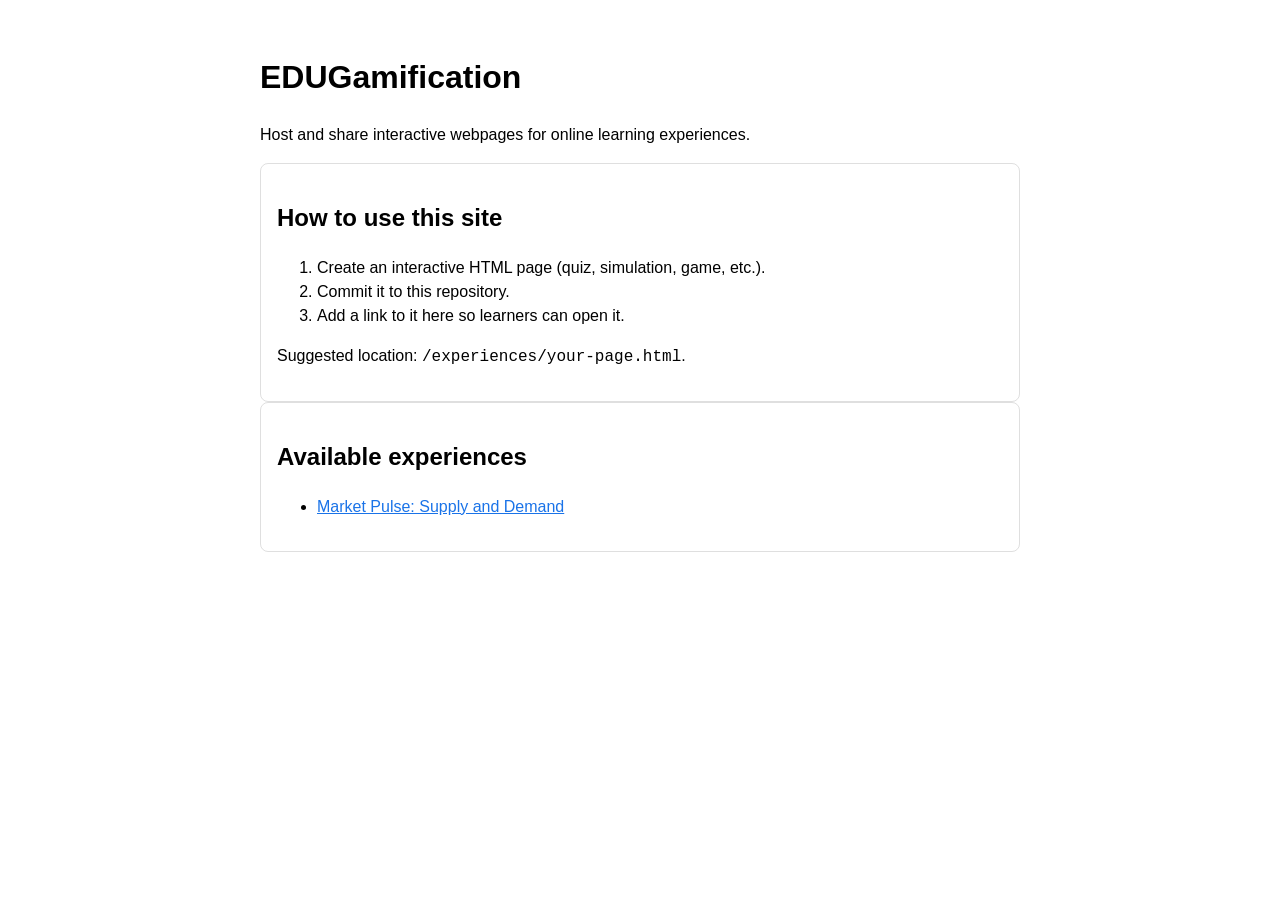
<file: index.html>
<!doctype html>
<html lang="en">
  <head>
    <meta charset="utf-8" />
    <meta name="viewport" content="width=device-width, initial-scale=1" />
    <title>EDUGamification</title>
    <style>
      :root {
        color-scheme: light dark;
        font-family: Arial, sans-serif;
      }
      body {
        margin: 0;
        padding: 2rem;
        line-height: 1.5;
      }
      main {
        max-width: 760px;
        margin: 0 auto;
      }
      .card {
        border: 1px solid #8884;
        border-radius: 8px;
        padding: 1rem;
      }
      code {
        font-family: "SFMono-Regular", Consolas, "Liberation Mono", Menlo, monospace;
      }
      a {
        color: #1a73e8;
      }
    </style>
  </head>
  <body>
    <main>
      <h1>EDUGamification</h1>
      <p>Host and share interactive webpages for online learning experiences.</p>

      <section class="card">
        <h2>How to use this site</h2>
        <ol>
          <li>Create an interactive HTML page (quiz, simulation, game, etc.).</li>
          <li>Commit it to this repository.</li>
          <li>Add a link to it here so learners can open it.</li>
        </ol>
        <p>Suggested location: <code>/experiences/your-page.html</code>.</p>
      </section>

      <section class="card">
        <h2>Available experiences</h2>
        <ul>
          <li><a href="market-pulse-supply-demand.html">Market Pulse: Supply and Demand</a></li>
        </ul>
      </section>
    </main>
  </body>
</html>
</file>
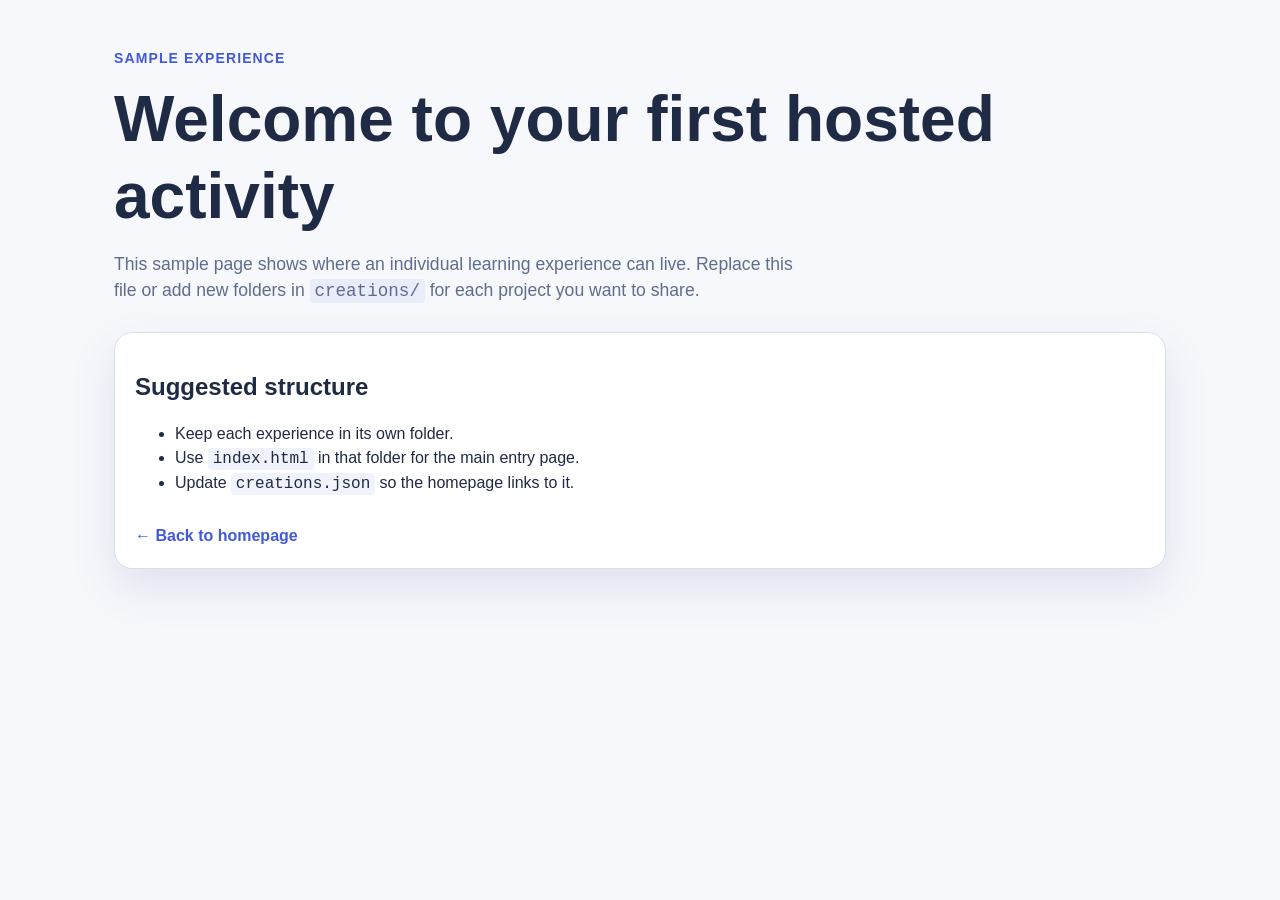
<file: creations/welcome/index.html>
<!DOCTYPE html>
<html lang="en">
<head>
  <meta charset="UTF-8">
  <meta name="viewport" content="width=device-width, initial-scale=1.0">
  <title>Welcome Demo</title>
  <link rel="stylesheet" href="../../styles.css">
</head>
<body>
  <main class="section">
    <p class="eyebrow">Sample Experience</p>
    <h1>Welcome to your first hosted activity</h1>
    <p class="hero__text">
      This sample page shows where an individual learning experience can live.
      Replace this file or add new folders in <code>creations/</code> for each project you want to share.
    </p>

    <article class="card">
      <h2>Suggested structure</h2>
      <ul>
        <li>Keep each experience in its own folder.</li>
        <li>Use <code>index.html</code> in that folder for the main entry page.</li>
        <li>Update <code>creations.json</code> so the homepage links to it.</li>
      </ul>
      <a class="card__link" href="../../index.html">← Back to homepage</a>
    </article>
  </main>
</body>
</html>
</file>
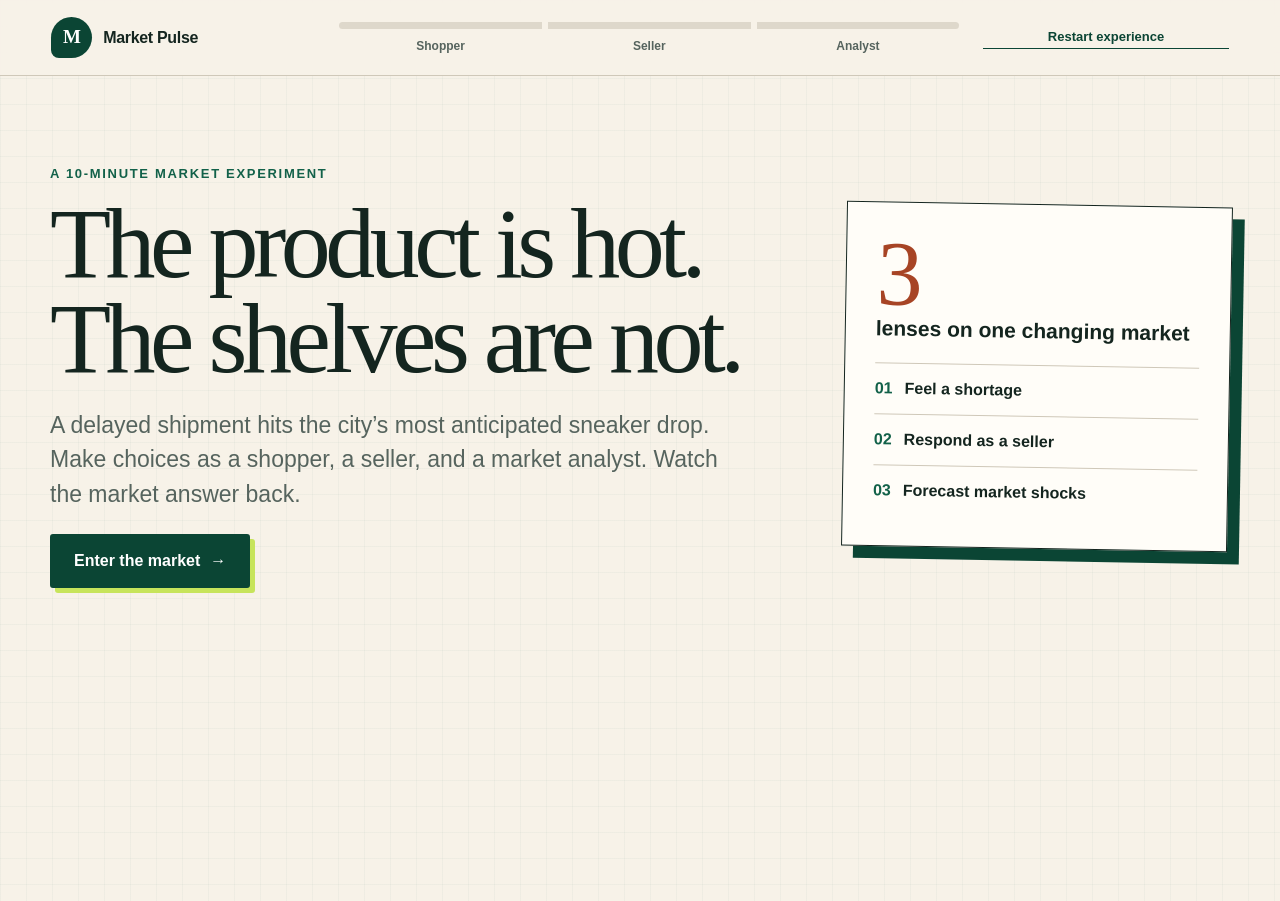
<file: market-pulse-supply-demand.html>
<!doctype html>
<html lang="en">
<head>
  <meta charset="utf-8">
  <meta name="viewport" content="width=device-width, initial-scale=1">
  <meta name="description" content="An interactive discovery experience about supply, demand, market price, and quantity.">
  <title>Market Pulse — A Supply &amp; Demand Discovery</title>
  <style>
    :root {
      --ink: #14251f;
      --muted: #56645e;
      --paper: #f7f2e8;
      --paper-2: #fffdf8;
      --green: #126149;
      --green-dark: #0b4534;
      --lime: #c7e45b;
      --orange: #ef7c45;
      --orange-dark: #a74425;
      --blue: #247ba0;
      --red: #bd493f;
      --line: #cfc8b9;
      --shadow: 0 18px 48px rgba(20, 37, 31, .13);
      --display: Georgia, "Times New Roman", serif;
      --sans: ui-sans-serif, -apple-system, BlinkMacSystemFont, "Segoe UI", sans-serif;
    }

    * { box-sizing: border-box; }
    html { scroll-behavior: smooth; }
    body {
      margin: 0;
      color: var(--ink);
      background:
        linear-gradient(rgba(18, 97, 73, .035) 1px, transparent 1px),
        linear-gradient(90deg, rgba(18, 97, 73, .035) 1px, transparent 1px),
        var(--paper);
      background-size: 26px 26px;
      font-family: var(--sans);
      line-height: 1.5;
    }

    button, input { font: inherit; }
    button { cursor: pointer; }
    button:focus-visible, a:focus-visible {
      outline: 4px solid rgba(36, 123, 160, .35);
      outline-offset: 3px;
    }
    [hidden] { display: none !important; }

    .masthead {
      position: sticky;
      top: 0;
      z-index: 20;
      display: grid;
      grid-template-columns: auto minmax(220px, 620px) auto;
      gap: 24px;
      align-items: center;
      min-height: 76px;
      padding: 12px clamp(18px, 4vw, 64px);
      border-bottom: 1px solid var(--line);
      background: rgba(247, 242, 232, .94);
      backdrop-filter: blur(12px);
    }

    .brand {
      display: flex;
      gap: 11px;
      align-items: center;
      font-weight: 850;
      letter-spacing: -.02em;
      white-space: nowrap;
    }
    .brand-mark {
      display: grid;
      width: 41px;
      height: 41px;
      place-items: center;
      color: white;
      background: var(--green-dark);
      border-radius: 50% 50% 50% 8px;
      font-family: var(--display);
      font-size: 19px;
    }

    .progress-track {
      display: grid;
      grid-template-columns: repeat(3, 1fr);
      gap: 6px;
    }
    .progress-step {
      position: relative;
      padding-top: 17px;
      color: var(--muted);
      font-size: 12px;
      font-weight: 750;
      text-align: center;
    }
    .progress-step::before {
      position: absolute;
      top: 2px;
      left: 0;
      width: 100%;
      height: 7px;
      content: "";
      background: #ded8cb;
    }
    .progress-step:first-child::before { border-radius: 8px 0 0 8px; }
    .progress-step:last-child::before { border-radius: 0 8px 8px 0; }
    .progress-step.is-active::before,
    .progress-step.is-done::before { background: var(--green); }
    .progress-step.is-active { color: var(--green-dark); }

    .ghost-btn {
      border: 0;
      border-bottom: 1px solid currentColor;
      color: var(--green-dark);
      background: transparent;
      font-size: 13px;
      font-weight: 760;
    }

    main { min-height: calc(100vh - 76px); }
    .screen {
      display: none;
      width: min(1180px, calc(100% - 32px));
      margin: 0 auto;
      padding: clamp(40px, 7vw, 88px) 0 72px;
      animation: enter .45s ease both;
    }
    .screen.is-active { display: block; }

    @keyframes enter {
      from { opacity: 0; transform: translateY(12px); }
      to { opacity: 1; transform: translateY(0); }
    }

    .eyebrow {
      margin: 0 0 12px;
      color: var(--green);
      font-size: 13px;
      font-weight: 900;
      letter-spacing: .13em;
      text-transform: uppercase;
    }
    h1, h2, h3, p { margin-top: 0; }
    h1, h2, h3 { text-wrap: balance; }
    h1 {
      max-width: 880px;
      margin-bottom: 22px;
      font-family: var(--display);
      font-size: clamp(48px, 8vw, 100px);
      font-weight: 500;
      line-height: .95;
      letter-spacing: -.055em;
    }
    h2 {
      margin-bottom: 14px;
      font-family: var(--display);
      font-size: clamp(38px, 5.5vw, 70px);
      font-weight: 500;
      line-height: 1;
      letter-spacing: -.04em;
    }
    h3 { margin-bottom: 10px; font-size: 21px; line-height: 1.2; }
    .lede {
      max-width: 700px;
      color: var(--muted);
      font-size: clamp(18px, 2.2vw, 23px);
    }

    .hero-grid {
      display: grid;
      grid-template-columns: minmax(0, 1.3fr) minmax(300px, .7fr);
      gap: clamp(32px, 6vw, 88px);
      align-items: center;
    }
    .start-card {
      padding: 30px;
      border: 1px solid var(--ink);
      background: var(--paper-2);
      box-shadow: 12px 12px 0 var(--green-dark);
      transform: rotate(1deg);
    }
    .start-card .big-number {
      display: block;
      color: var(--orange-dark);
      font-family: var(--display);
      font-size: 92px;
      line-height: .9;
    }
    .mini-list { margin: 22px 0 0; padding: 0; list-style: none; }
    .mini-list li {
      display: flex;
      gap: 12px;
      padding: 13px 0;
      border-top: 1px solid var(--line);
      font-weight: 700;
    }
    .mini-list b { color: var(--green); }

    .primary-btn, .secondary-btn {
      display: inline-flex;
      min-height: 50px;
      align-items: center;
      justify-content: center;
      gap: 10px;
      padding: 13px 22px;
      border: 2px solid var(--green-dark);
      border-radius: 3px;
      font-weight: 850;
      transition: transform .16s ease, box-shadow .16s ease, background .16s ease;
    }
    .primary-btn {
      color: white;
      background: var(--green-dark);
      box-shadow: 5px 5px 0 var(--lime);
    }
    .secondary-btn { color: var(--green-dark); background: transparent; }
    .primary-btn:hover, .secondary-btn:hover { transform: translate(-2px, -2px); }
    .primary-btn:hover { box-shadow: 8px 8px 0 var(--lime); }
    .primary-btn:disabled {
      cursor: not-allowed;
      opacity: .45;
      transform: none;
      box-shadow: none;
    }

    .briefing {
      display: flex;
      gap: 16px;
      align-items: flex-start;
      max-width: 820px;
      margin: 28px 0 34px;
      padding: 18px 20px;
      border-left: 6px solid var(--orange);
      background: #fff7e7;
    }
    .briefing strong { display: block; margin-bottom: 3px; }
    .briefing-icon { font-size: 26px; line-height: 1; }

    .decision-layout {
      display: grid;
      grid-template-columns: minmax(280px, .72fr) minmax(420px, 1.28fr);
      gap: clamp(28px, 5vw, 64px);
      align-items: start;
    }
    .decision-panel { position: sticky; top: 108px; }
    .question-group {
      margin: 0 0 26px;
      padding: 0;
      border: 0;
    }
    .question-group legend {
      width: 100%;
      margin-bottom: 10px;
      font-weight: 850;
    }
    .choice-row { display: grid; grid-template-columns: repeat(2, 1fr); gap: 10px; }
    .choice-btn {
      min-height: 52px;
      padding: 11px 12px;
      border: 1px solid var(--line);
      color: var(--ink);
      background: var(--paper-2);
      font-weight: 800;
    }
    .choice-btn:hover { border-color: var(--green); }
    .choice-btn.is-selected {
      border: 2px solid var(--green-dark);
      color: white;
      background: var(--green-dark);
    }
    .choice-btn .arrow { margin-right: 5px; font-size: 22px; }

    .market-stage {
      overflow: hidden;
      min-height: 520px;
      border: 1px solid var(--ink);
      background: var(--paper-2);
      box-shadow: var(--shadow);
    }
    .market-awning {
      height: 24px;
      background: repeating-linear-gradient(90deg, var(--orange) 0 40px, #fff7e7 40px 80px);
      border-bottom: 1px solid var(--ink);
    }
    .market-top {
      display: flex;
      align-items: center;
      justify-content: space-between;
      gap: 20px;
      padding: 22px 24px 16px;
    }
    .market-top p { margin: 0; color: var(--muted); }
    .price-board {
      min-width: 142px;
      padding: 10px 15px;
      color: var(--lime);
      background: var(--ink);
      text-align: center;
    }
    .price-board small { display: block; color: #e7eee8; font-size: 11px; letter-spacing: .12em; text-transform: uppercase; }
    .price-board strong { font-family: var(--display); font-size: 35px; line-height: 1; }

    .shelf {
      position: relative;
      display: grid;
      grid-template-columns: repeat(7, 1fr);
      gap: 10px;
      margin: 8px 24px 28px;
      padding: 18px 16px 25px;
      border-bottom: 12px solid #654a35;
      background: #efe4cf;
    }
    .box {
      aspect-ratio: 1 / .78;
      padding: 6px;
      border: 1px solid #ab6b42;
      background: #db995f;
      opacity: 1;
      transition: opacity .35s ease, transform .35s ease;
    }
    .box::after {
      display: block;
      width: 56%;
      height: 14%;
      margin: 38% auto 0;
      content: "";
      background: #f6dc8d;
    }
    .box.is-gone { opacity: .12; transform: scale(.82); }

    .crowd { display: flex; min-height: 118px; align-items: flex-end; padding: 0 24px; }
    .person {
      position: relative;
      width: 38px;
      height: 58px;
      margin-right: -4px;
      border-radius: 19px 19px 7px 7px;
      background: var(--blue);
      transition: opacity .4s ease, transform .4s ease;
    }
    .person:nth-child(3n) { height: 67px; background: var(--orange); }
    .person:nth-child(4n) { background: var(--green); }
    .person:nth-child(5n) { height: 52px; background: #d5b03b; }
    .person::before {
      position: absolute;
      top: -24px;
      left: 8px;
      width: 22px;
      height: 22px;
      content: "";
      border: 1px solid rgba(20,37,31,.35);
      border-radius: 50%;
      background: #c98762;
    }
    .person.is-leaving { opacity: .14; transform: translateX(-18px); }
    .market-ticker {
      min-height: 47px;
      padding: 13px 24px;
      color: white;
      background: var(--green-dark);
      font-size: 14px;
      font-weight: 750;
    }

    .result-strip {
      display: grid;
      grid-template-columns: repeat(3, 1fr);
      margin-top: 26px;
      border: 1px solid var(--line);
      background: var(--paper-2);
    }
    .result-stat { padding: 18px; border-right: 1px solid var(--line); }
    .result-stat:last-child { border-right: 0; }
    .result-stat small { display: block; color: var(--muted); font-weight: 700; }
    .result-stat strong { font-family: var(--display); font-size: 31px; }

    .feedback {
      margin-top: 22px;
      padding: 20px;
      border-left: 6px solid var(--green);
      background: #e7f1e3;
    }
    .feedback h3 { margin-bottom: 5px; }
    .feedback p { margin-bottom: 0; }

    .plans {
      display: grid;
      grid-template-columns: repeat(3, 1fr);
      gap: 14px;
      margin: 34px 0 24px;
    }
    .plan {
      position: relative;
      min-height: 250px;
      padding: 24px 20px 20px;
      border: 1px solid var(--line);
      color: var(--ink);
      background: var(--paper-2);
      text-align: left;
      transition: transform .18s ease, border-color .18s ease;
    }
    .plan:hover { z-index: 2; border-color: var(--green); transform: translateY(-5px); }
    .plan.is-selected { border: 3px solid var(--green-dark); background: #edf5e9; }
    .plan-tag {
      display: inline-block;
      margin-bottom: 28px;
      padding: 4px 8px;
      color: var(--green-dark);
      background: var(--lime);
      font-size: 11px;
      font-weight: 900;
      letter-spacing: .08em;
      text-transform: uppercase;
    }
    .plan h3 { font-size: 25px; }
    .plan p { color: var(--muted); }
    .plan-meta { position: absolute; right: 20px; bottom: 16px; left: 20px; padding-top: 10px; border-top: 1px solid var(--line); font-weight: 850; }

    .seller-result {
      display: grid;
      grid-template-columns: 1fr 1fr;
      gap: 28px;
      align-items: center;
      margin: 24px 0;
      padding: 28px;
      color: white;
      background: var(--green-dark);
    }
    .seller-result h3 { font-family: var(--display); font-size: 34px; font-weight: 500; }
    .seller-result p { color: #dce9e1; }
    .meter-row { display: grid; grid-template-columns: 100px 1fr 55px; gap: 10px; align-items: center; margin: 12px 0; font-size: 13px; font-weight: 800; }
    .meter { height: 12px; background: rgba(255,255,255,.18); }
    .meter > span { display: block; height: 100%; width: 0; background: var(--lime); transition: width .7s ease; }

    .lab-layout {
      display: grid;
      grid-template-columns: minmax(280px, .75fr) minmax(440px, 1.25fr);
      gap: clamp(28px, 5vw, 58px);
      align-items: start;
    }
    .event-card {
      position: relative;
      min-height: 320px;
      padding: 30px;
      border: 1px solid var(--ink);
      background: var(--paper-2);
      box-shadow: 9px 9px 0 var(--orange);
    }
    .event-number { color: var(--orange-dark); font-weight: 900; letter-spacing: .08em; text-transform: uppercase; }
    .event-card h3 { margin: 18px 0 14px; font-family: var(--display); font-size: 37px; font-weight: 500; }
    .event-card p { color: var(--muted); font-size: 17px; }
    .event-source { position: absolute; bottom: 25px; left: 30px; font-size: 12px; font-weight: 900; letter-spacing: .09em; text-transform: uppercase; }
    .forecast-grid { display: grid; grid-template-columns: repeat(2, 1fr); gap: 10px; margin: 23px 0 14px; }
    .forecast-btn {
      min-height: 64px;
      padding: 11px;
      border: 1px solid var(--line);
      color: var(--ink);
      background: var(--paper-2);
      font-weight: 850;
    }
    .forecast-btn:hover { border-color: var(--green); background: #eff4e8; }
    .forecast-btn:disabled { cursor: default; opacity: .55; }
    .forecast-btn.is-correct { border: 3px solid var(--green); background: #dfeecf; opacity: 1; }
    .forecast-btn.is-wrong { border: 2px solid var(--red); background: #f6ddd6; opacity: 1; }

    .graph-card { padding: 18px 18px 12px; border: 1px solid var(--line); background: var(--paper-2); box-shadow: var(--shadow); }
    .graph-head { display: flex; align-items: flex-start; justify-content: space-between; gap: 20px; padding: 7px 8px 0; }
    .graph-head p { margin: 0; color: var(--muted); font-size: 13px; }
    .graph-legend { display: flex; gap: 14px; font-size: 12px; font-weight: 800; }
    .legend-key::before { display: inline-block; width: 16px; height: 3px; margin: 0 6px 3px 0; content: ""; background: currentColor; }
    .legend-key.demand { color: var(--blue); }
    .legend-key.supply { color: var(--orange-dark); }
    #marketGraph { display: block; width: 100%; height: auto; }
    .axis { stroke: var(--ink); stroke-width: 2; }
    .gridline { stroke: #ded8cb; stroke-width: 1; }
    .curve { fill: none; stroke-width: 5; transition: d .55s ease, opacity .3s ease; }
    .curve.demand { stroke: var(--blue); }
    .curve.supply { stroke: var(--orange-dark); }
    .curve.old { stroke-dasharray: 8 8; opacity: .24; }
    .eq-guide { stroke: var(--green); stroke-width: 2; stroke-dasharray: 5 5; }
    .eq-dot { fill: var(--lime); stroke: var(--green-dark); stroke-width: 4; transition: cx .55s ease, cy .55s ease; }
    .graph-label { fill: var(--muted); font-family: var(--sans); font-size: 13px; font-weight: 700; }
    .curve-label { font-size: 15px; font-weight: 900; }
    .lab-feedback { min-height: 76px; margin-top: 15px; padding: 15px 17px; border-left: 5px solid var(--line); background: #f1ede4; }
    .lab-feedback.correct { border-color: var(--green); background: #e4efdc; }
    .lab-feedback.try { border-color: var(--orange-dark); background: #fae8de; }
    .lab-feedback p { margin: 0; }

    .score-pill { display: inline-flex; align-items: baseline; gap: 7px; margin-bottom: 20px; padding: 8px 13px; color: white; background: var(--green-dark); font-weight: 800; }
    .score-pill strong { color: var(--lime); font-family: var(--display); font-size: 24px; }

    .rulebook {
      display: grid;
      grid-template-columns: repeat(2, 1fr);
      border: 1px solid var(--ink);
      background: var(--paper-2);
      box-shadow: var(--shadow);
    }
    .rule {
      display: grid;
      grid-template-columns: 1fr auto;
      gap: 20px;
      min-height: 150px;
      padding: 24px;
      border-right: 1px solid var(--line);
      border-bottom: 1px solid var(--line);
    }
    .rule:nth-child(2n) { border-right: 0; }
    .rule:nth-child(n+3) { border-bottom: 0; }
    .rule p { margin: 0; color: var(--muted); }
    .rule-arrows { min-width: 98px; font-family: var(--display); font-size: 32px; line-height: 1.05; text-align: right; }
    .up { color: var(--green); }
    .down { color: var(--red); }

    .takeaway {
      display: grid;
      grid-template-columns: 1fr auto;
      gap: 30px;
      align-items: center;
      margin-top: 30px;
      padding: 28px 30px;
      color: white;
      background: var(--ink);
    }
    .takeaway h3 { margin-bottom: 5px; font-family: var(--display); font-size: 31px; font-weight: 500; }
    .takeaway p { margin: 0; color: #dfe8e2; }

    .footer-note { margin-top: 24px; color: var(--muted); font-size: 13px; }
    .sr-only { position: absolute; width: 1px; height: 1px; padding: 0; overflow: hidden; clip: rect(0,0,0,0); white-space: nowrap; border: 0; }

    @media (max-width: 820px) {
      .masthead { grid-template-columns: 1fr auto; }
      .progress-track { grid-column: 1 / -1; grid-row: 2; }
      .brand { font-size: 14px; }
      .hero-grid, .decision-layout, .lab-layout, .seller-result { grid-template-columns: 1fr; }
      .decision-panel { position: static; }
      .plans { grid-template-columns: 1fr; }
      .plan { min-height: 210px; }
      .rulebook { grid-template-columns: 1fr; }
      .rule, .rule:nth-child(2n), .rule:nth-child(n+3) { border-right: 0; border-bottom: 1px solid var(--line); }
      .rule:last-child { border-bottom: 0; }
      .takeaway { grid-template-columns: 1fr; }
      .shelf { grid-template-columns: repeat(7, 1fr); gap: 5px; margin-inline: 14px; }
    }

    @media (max-width: 520px) {
      .masthead { padding-inline: 14px; }
      .ghost-btn { font-size: 0; }
      .ghost-btn::after { content: "Reset"; font-size: 13px; }
      .screen { width: min(100% - 24px, 1180px); padding-top: 35px; }
      h1 { font-size: 52px; }
      .choice-row, .forecast-grid, .result-strip { grid-template-columns: 1fr 1fr; }
      .result-stat:last-child { grid-column: 1 / -1; border-top: 1px solid var(--line); }
      .market-top { align-items: flex-start; padding-inline: 14px; }
      .crowd { overflow: hidden; padding-inline: 14px; }
      .person { min-width: 32px; }
      .graph-legend { flex-direction: column; gap: 2px; }
    }

    @media (prefers-reduced-motion: reduce) {
      *, *::before, *::after { scroll-behavior: auto !important; animation-duration: .01ms !important; animation-iteration-count: 1 !important; transition-duration: .01ms !important; }
    }
  </style>
</head>
<body>
  <header class="masthead">
    <div class="brand"><span class="brand-mark" aria-hidden="true">M</span> Market Pulse</div>
    <nav class="progress-track" aria-label="Experience progress">
      <span class="progress-step" data-progress="1">Shopper</span>
      <span class="progress-step" data-progress="2">Seller</span>
      <span class="progress-step" data-progress="3">Analyst</span>
    </nav>
    <button class="ghost-btn" id="resetBtn" type="button">Restart experience</button>
  </header>

  <main>
    <section class="screen is-active" id="welcome" aria-labelledby="welcomeTitle">
      <div class="hero-grid">
        <div>
          <p class="eyebrow">A 10-minute market experiment</p>
          <h1 id="welcomeTitle">The product is hot. The shelves are not.</h1>
          <p class="lede">A delayed shipment hits the city’s most anticipated sneaker drop. Make choices as a shopper, a seller, and a market analyst. Watch the market answer back.</p>
          <button class="primary-btn" id="startBtn" type="button">Enter the market <span aria-hidden="true">→</span></button>
        </div>
        <aside class="start-card" aria-label="Experience overview">
          <span class="big-number">3</span>
          <h3>lenses on one changing market</h3>
          <ul class="mini-list">
            <li><b>01</b> Feel a shortage</li>
            <li><b>02</b> Respond as a seller</li>
            <li><b>03</b> Forecast market shocks</li>
          </ul>
        </aside>
      </div>
    </section>

    <section class="screen" id="shopper" aria-labelledby="shopperTitle">
      <p class="eyebrow">Act 1 · The shopper</p>
      <h2 id="shopperTitle">Fourteen pairs. Twenty-four shoppers.</h2>
      <p class="lede">Yesterday, this store expected 24 pairs. A shipping delay left only 14. Interest in the drop has not changed.</p>
      <div class="briefing">
        <span class="briefing-icon" aria-hidden="true">⚡</span>
        <div><strong>Before the doors open</strong>Predict the direction of the next market price and the quantity that will actually be sold.</div>
      </div>

      <div class="decision-layout">
        <div class="decision-panel">
          <fieldset class="question-group">
            <legend>What happens to the market price?</legend>
            <div class="choice-row">
              <button class="choice-btn" type="button" data-shopper-group="price" data-value="up"><span class="arrow" aria-hidden="true">↑</span> Rises</button>
              <button class="choice-btn" type="button" data-shopper-group="price" data-value="down"><span class="arrow" aria-hidden="true">↓</span> Falls</button>
            </div>
          </fieldset>
          <fieldset class="question-group">
            <legend>What happens to quantity sold?</legend>
            <div class="choice-row">
              <button class="choice-btn" type="button" data-shopper-group="quantity" data-value="up"><span class="arrow" aria-hidden="true">↑</span> Rises</button>
              <button class="choice-btn" type="button" data-shopper-group="quantity" data-value="down"><span class="arrow" aria-hidden="true">↓</span> Falls</button>
            </div>
          </fieldset>
          <button class="primary-btn" id="runMarketBtn" type="button" disabled>Open the doors</button>
        </div>

        <div>
          <div class="market-stage" aria-label="Animated market with shoppers and sneaker inventory">
            <div class="market-awning"></div>
            <div class="market-top">
              <div><h3>Block 8 Sneaker Shop</h3><p>Limited release · today only</p></div>
              <div class="price-board"><small>Market price</small><strong id="shopPrice">$90</strong></div>
            </div>
            <div class="shelf" id="shelf" aria-label="Fourteen boxes in stock"></div>
            <div class="crowd" id="crowd" aria-hidden="true"></div>
            <div class="market-ticker" id="marketTicker" aria-live="polite">Doors closed · predictions pending</div>
          </div>
          <div class="result-strip" id="shopperStats" hidden>
            <div class="result-stat"><small>Price</small><strong>$90 → $126</strong></div>
            <div class="result-stat"><small>Quantity sold</small><strong>20 → 14</strong></div>
            <div class="result-stat"><small>Pairs left</small><strong>0</strong></div>
          </div>
          <div class="feedback" id="shopperFeedback" hidden tabindex="-1"></div>
          <div style="margin-top:22px"><button class="primary-btn" id="toSellerBtn" type="button" hidden>Step behind the counter <span aria-hidden="true">→</span></button></div>
        </div>
      </div>
    </section>

    <section class="screen" id="seller" aria-labelledby="sellerTitle">
      <p class="eyebrow">Act 2 · The seller</p>
      <h2 id="sellerTitle">The price is a message. What will you do with it?</h2>
      <p class="lede">At $126, customers are still lining up. You control next week’s production plan. Each option changes how many pairs reach the market.</p>

      <div class="plans" role="group" aria-label="Choose a production plan">
        <button class="plan" type="button" data-plan="hold">
          <span class="plan-tag">Low risk</span>
          <h3>Hold steady</h3>
          <p>Keep the regular shift. Protect your costs and release 14 pairs again.</p>
          <span class="plan-meta">14 pairs · regular cost</span>
        </button>
        <button class="plan" type="button" data-plan="overtime">
          <span class="plan-tag">Fast response</span>
          <h3>Add overtime</h3>
          <p>Pay the evening crew to make four more pairs while interest is high.</p>
          <span class="plan-meta">18 pairs · higher cost</span>
        </button>
        <button class="plan" type="button" data-plan="expand">
          <span class="plan-tag">Big swing</span>
          <h3>Expand capacity</h3>
          <p>Contract a second workshop and bring 24 pairs to next week’s drop.</p>
          <span class="plan-meta">24 pairs · unsold risk</span>
        </button>
      </div>

      <div class="seller-result" id="sellerResult" hidden tabindex="-1">
        <div>
          <p class="eyebrow" style="color:var(--lime)">Next week’s market</p>
          <h3 id="sellerResultTitle"></h3>
          <p id="sellerResultText"></p>
        </div>
        <div>
          <div class="meter-row"><span>Pairs offered</span><span class="meter"><span id="supplyMeter"></span></span><strong id="supplyValue"></strong></div>
          <div class="meter-row"><span>Market price</span><span class="meter"><span id="priceMeter"></span></span><strong id="priceValue"></strong></div>
          <div class="meter-row"><span>Pairs sold</span><span class="meter"><span id="soldMeter"></span></span><strong id="soldValue"></strong></div>
        </div>
      </div>

      <div class="feedback" id="sellerInsight" hidden>
        <h3>Notice the chain reaction</h3>
        <p id="sellerInsightText"></p>
      </div>
      <div style="margin-top:24px"><button class="primary-btn" id="toLabBtn" type="button" hidden>Enter the shock lab <span aria-hidden="true">→</span></button></div>
    </section>

    <section class="screen" id="lab" aria-labelledby="labTitle">
      <p class="eyebrow">Act 3 · The analyst</p>
      <h2 id="labTitle">Read the shock. Forecast the market.</h2>
      <p class="lede">Four headlines are about to hit. For each one, choose the new direction of market price and quantity before the graph reveals the result.</p>

      <div class="score-pill" aria-live="polite">Forecast score <strong id="liveScore">0</strong><span>/ 4</span></div>
      <div class="lab-layout">
        <div>
          <article class="event-card" aria-live="polite">
            <span class="event-number" id="eventNumber">Headline 1 of 4</span>
            <h3 id="eventTitle"></h3>
            <p id="eventDescription"></p>
            <span class="event-source" id="eventSource"></span>
          </article>
          <div class="forecast-grid" id="forecastGrid" aria-label="Forecast price and quantity directions">
            <button class="forecast-btn" type="button" data-forecast="up-up">Price ↑ · Quantity ↑</button>
            <button class="forecast-btn" type="button" data-forecast="up-down">Price ↑ · Quantity ↓</button>
            <button class="forecast-btn" type="button" data-forecast="down-up">Price ↓ · Quantity ↑</button>
            <button class="forecast-btn" type="button" data-forecast="down-down">Price ↓ · Quantity ↓</button>
          </div>
          <button class="secondary-btn" id="nextEventBtn" type="button" hidden>Next headline <span aria-hidden="true">→</span></button>
        </div>

        <div class="graph-card">
          <div class="graph-head">
            <div><h3>Market map</h3><p>Intersection = the market’s meeting point</p></div>
            <div class="graph-legend" aria-label="Graph legend"><span class="legend-key demand">Demand</span><span class="legend-key supply">Supply</span></div>
          </div>
          <svg id="marketGraph" viewBox="0 0 560 380" role="img" aria-labelledby="graphTitle graphDesc">
            <title id="graphTitle">Supply and demand market graph</title>
            <desc id="graphDesc">A demand line slopes down and a supply line slopes up. Their intersection shows market price and quantity.</desc>
            <line class="gridline" x1="70" y1="100" x2="520" y2="100"></line>
            <line class="gridline" x1="70" y1="170" x2="520" y2="170"></line>
            <line class="gridline" x1="70" y1="240" x2="520" y2="240"></line>
            <line class="axis" x1="70" y1="30" x2="70" y2="315"></line>
            <line class="axis" x1="70" y1="315" x2="530" y2="315"></line>
            <text class="graph-label" x="18" y="40">PRICE</text>
            <text class="graph-label" x="426" y="355">QUANTITY</text>
            <path class="curve demand old" id="oldDemand"></path>
            <path class="curve supply old" id="oldSupply"></path>
            <path class="curve demand" id="newDemand"></path>
            <path class="curve supply" id="newSupply"></path>
            <line class="eq-guide" id="eqHorizontal" x1="70"></line>
            <line class="eq-guide" id="eqVertical" y2="315"></line>
            <circle class="eq-dot" id="eqDot" r="9"></circle>
            <text class="curve-label" x="475" y="78" fill="#247ba0">D</text>
            <text class="curve-label" x="475" y="286" fill="#a74425">S</text>
          </svg>
          <div class="lab-feedback" id="labFeedback" aria-live="polite"><p>Choose a forecast to reveal the market’s response.</p></div>
        </div>
      </div>
    </section>

    <section class="screen" id="debrief" aria-labelledby="debriefTitle">
      <p class="eyebrow">Pattern unlocked</p>
      <h2 id="debriefTitle">You found the market’s rulebook.</h2>
      <p class="lede">Price and quantity move to a new meeting point when either side of the market changes. Your job is to identify which side moved, then trace the new intersection.</p>
      <div class="score-pill">Your forecast score <strong id="finalScore">0</strong><span>/ 6</span></div>

      <div class="rulebook">
        <article class="rule">
          <div><h3>Demand increases</h3><p>More buyers want the product at every price.</p></div>
          <div class="rule-arrows"><span class="up">P ↑</span><br><span class="up">Q ↑</span></div>
        </article>
        <article class="rule">
          <div><h3>Demand decreases</h3><p>Fewer buyers want the product at every price.</p></div>
          <div class="rule-arrows"><span class="down">P ↓</span><br><span class="down">Q ↓</span></div>
        </article>
        <article class="rule">
          <div><h3>Supply increases</h3><p>Sellers can offer more of the product at every price.</p></div>
          <div class="rule-arrows"><span class="down">P ↓</span><br><span class="up">Q ↑</span></div>
        </article>
        <article class="rule">
          <div><h3>Supply decreases</h3><p>Sellers can offer less of the product at every price.</p></div>
          <div class="rule-arrows"><span class="up">P ↑</span><br><span class="down">Q ↓</span></div>
        </article>
      </div>

      <div class="takeaway">
        <div><h3>Your forecasting move</h3><p>Ask “What changed first: buyers’ willingness to buy, or sellers’ ability to sell?” Then move that curve and read the new price–quantity intersection.</p></div>
        <button class="primary-btn" id="replayBtn" type="button">Play again</button>
      </div>
      <p class="footer-note">Market Pulse uses simplified single-shift scenarios so each cause-and-effect pattern is visible. Real markets can experience several changes at once.</p>
    </section>
  </main>

  <div class="sr-only" id="announcer" aria-live="assertive"></div>

  <script>
    (() => {
      'use strict';

      const state = {
        shopper: { price: null, quantity: null, scored: false },
        stageScore: 0,
        labScore: 0,
        eventIndex: 0,
        eventAnswered: false
      };

      const events = [
        {
          title: 'A superstar wears the sneaker on tour.',
          description: 'Millions of fans now want the same pair. Production capacity has not changed.',
          source: 'Demand-side headline',
          answer: 'up-up',
          shift: 'demand-up',
          explanation: 'Interest increased, so demand shifted right. The new intersection has a higher price and a higher quantity.'
        },
        {
          title: 'The second workshop comes online.',
          description: 'A new production process lets sellers bring more pairs to market at every price. Buyer interest is steady.',
          source: 'Supply-side headline',
          answer: 'down-up',
          shift: 'supply-up',
          explanation: 'Production capacity increased, so supply shifted right. The new intersection has a lower price and a higher quantity.'
        },
        {
          title: 'A factory fire halts production.',
          description: 'No one is hurt, but the main facility will ship far fewer pairs this month. Buyer interest is unchanged.',
          source: 'Supply-side headline',
          answer: 'up-down',
          shift: 'supply-down',
          explanation: 'Production fell, so supply shifted left. The new intersection has a higher price and a lower quantity.'
        },
        {
          title: 'A rival releases the next must-have shoe.',
          description: 'Many shoppers switch their attention to the substitute. Sellers’ production conditions are unchanged.',
          source: 'Demand-side headline',
          answer: 'down-down',
          shift: 'demand-down',
          explanation: 'Buyer interest fell, so demand shifted left. The new intersection has a lower price and a lower quantity.'
        }
      ];

      const $ = (selector, root = document) => root.querySelector(selector);
      const $$ = (selector, root = document) => [...root.querySelectorAll(selector)];
      const announcer = $('#announcer');

      function announce(message) {
        announcer.textContent = '';
        window.setTimeout(() => { announcer.textContent = message; }, 30);
      }

      function showScreen(id, step = 0) {
        $$('.screen').forEach(screen => screen.classList.toggle('is-active', screen.id === id));
        $$('.progress-step').forEach((item, index) => {
          const n = index + 1;
          item.classList.toggle('is-active', n === step);
          item.classList.toggle('is-done', n < step || id === 'debrief');
        });
        window.scrollTo({ top: 0, behavior: 'smooth' });
        const heading = $(`#${id} h1, #${id} h2`);
        if (heading) window.setTimeout(() => heading.setAttribute('tabindex', '-1') || heading.focus(), 100);
      }

      function buildMarket() {
        const shelf = $('#shelf');
        const crowd = $('#crowd');
        shelf.innerHTML = '';
        crowd.innerHTML = '';
        for (let i = 0; i < 14; i += 1) {
          const box = document.createElement('span');
          box.className = 'box';
          box.setAttribute('aria-hidden', 'true');
          shelf.appendChild(box);
        }
        for (let i = 0; i < 24; i += 1) {
          const person = document.createElement('span');
          person.className = 'person';
          crowd.appendChild(person);
        }
      }

      function resetExperience() {
        state.shopper = { price: null, quantity: null, scored: false };
        state.stageScore = 0;
        state.labScore = 0;
        state.eventIndex = 0;
        state.eventAnswered = false;
        $$('.choice-btn, .plan, .forecast-btn').forEach(button => {
          button.classList.remove('is-selected', 'is-correct', 'is-wrong');
          button.disabled = false;
        });
        $('#runMarketBtn').disabled = true;
        $('#shopPrice').textContent = '$90';
        $('#marketTicker').textContent = 'Doors closed · predictions pending';
        $('#shopperStats').hidden = true;
        $('#shopperFeedback').hidden = true;
        $('#toSellerBtn').hidden = true;
        $('#sellerResult').hidden = true;
        $('#sellerInsight').hidden = true;
        $('#toLabBtn').hidden = true;
        $('#nextEventBtn').hidden = true;
        buildMarket();
        showScreen('welcome', 0);
      }

      function runShopperMarket() {
        $('#runMarketBtn').disabled = true;
        $$('.choice-btn').forEach(button => { button.disabled = true; });
        const priceEl = $('#shopPrice');
        const ticker = $('#marketTicker');
        const priceSteps = [96, 104, 113, 121, 126];
        ticker.textContent = 'Doors open · offers are coming in…';

        priceSteps.forEach((price, index) => {
          window.setTimeout(() => {
            priceEl.textContent = `$${price}`;
            ticker.textContent = index < 4
              ? `${24 - index * 2} shoppers remain · price adjusts to $${price}`
              : 'Market settles · 14 pairs sold at $126';
          }, 400 + index * 430);
        });

        $$('.box').forEach((box, index) => {
          window.setTimeout(() => box.classList.add('is-gone'), 850 + index * 95);
        });
        $$('.person').slice(14).forEach((person, index) => {
          window.setTimeout(() => person.classList.add('is-leaving'), 900 + index * 120);
        });

        window.setTimeout(() => {
          const priceCorrect = state.shopper.price === 'up';
          const quantityCorrect = state.shopper.quantity === 'down';
          state.stageScore = Number(priceCorrect) + Number(quantityCorrect);
          state.shopper.scored = true;
          $('#shopperStats').hidden = false;
          const parts = [];
          parts.push(priceCorrect ? 'You correctly anticipated the price rise.' : 'The price rose because fewer pairs had to ration unchanged buyer interest.');
          parts.push(quantityCorrect ? 'You also caught that fewer pairs could be sold.' : 'Quantity sold fell because only 14 pairs reached the market.');
          $('#shopperFeedback').innerHTML = `<h3>${state.stageScore === 2 ? 'Sharp forecast.' : 'Now the pattern is visible.'}</h3><p>${parts.join(' ')}</p>`;
          $('#shopperFeedback').hidden = false;
          $('#toSellerBtn').hidden = false;
          $('#shopperFeedback').focus();
          announce(`Market settled at 126 dollars with 14 pairs sold. You earned ${state.stageScore} of 2 forecast points.`);
        }, 2850);
      }

      const planResults = {
        hold: {
          title: 'The shortage lingers.',
          text: 'With only 14 pairs offered again, the high price barely moves. Some willing buyers still leave empty-handed.',
          supply: 14, price: 124, sold: 14,
          insight: 'Keeping output scarce holds the price near its peak, but total trades remain low.'
        },
        overtime: {
          title: 'More pairs reach more buyers.',
          text: 'Four additional pairs take pressure off the line. The price eases, while the number of completed trades rises.',
          supply: 18, price: 108, sold: 18,
          insight: 'The high price gave you an incentive to produce more. As supply expanded, price fell and quantity traded rose.'
        },
        expand: {
          title: 'The shelves finally breathe.',
          text: 'The larger release satisfies nearly every buyer. Competition among sellers pushes the price down, and two pairs remain.',
          supply: 24, price: 91, sold: 22,
          insight: 'A large supply increase lowers the market price and raises quantity traded—but expanding too far can create unsold inventory.'
        }
      };

      function selectPlan(key, button) {
        const result = planResults[key];
        $$('.plan').forEach(plan => plan.classList.toggle('is-selected', plan === button));
        $('#sellerResultTitle').textContent = result.title;
        $('#sellerResultText').textContent = result.text;
        $('#supplyValue').textContent = result.supply;
        $('#priceValue').textContent = `$${result.price}`;
        $('#soldValue').textContent = result.sold;
        $('#sellerInsightText').textContent = result.insight;
        $('#sellerResult').hidden = false;
        $('#sellerInsight').hidden = false;
        $('#toLabBtn').hidden = false;
        window.setTimeout(() => {
          $('#supplyMeter').style.width = `${result.supply / 24 * 100}%`;
          $('#priceMeter').style.width = `${result.price / 140 * 100}%`;
          $('#soldMeter').style.width = `${result.sold / 24 * 100}%`;
        }, 40);
        $('#sellerResult').focus();
        announce(`${result.title} ${result.supply} pairs offered, market price ${result.price} dollars, ${result.sold} pairs sold.`);
      }

      const graph = {
        x(q) { return 70 + (q / 100) * 450; },
        y(p) { return 315 - (p / 220) * 275; },
        demandPath(a) {
          const pAtZero = a / .35;
          const qAtZero = a;
          return `M ${this.x(0)} ${this.y(Math.min(pAtZero, 220))} L ${this.x(Math.min(qAtZero, 100))} ${this.y(0)}`;
        },
        supplyPath(c) {
          const minVisiblePrice = c < 0 ? -c / .25 : 0;
          const qAtZero = Math.max(c + .25 * minVisiblePrice, 0);
          const qAtTop = Math.min(c + .25 * 220, 100);
          return `M ${this.x(qAtZero)} ${this.y(minVisiblePrice)} L ${this.x(qAtTop)} ${this.y(220)}`;
        },
        equilibrium(a, c) {
          const p = (a - c) / .6;
          return { p, q: a - .35 * p };
        }
      };

      function updateGraph(shift = 'base', reveal = false) {
        const baseA = 90;
        const baseC = 10;
        let a = baseA;
        let c = baseC;
        if (shift === 'demand-up') a = 110;
        if (shift === 'demand-down') a = 74;
        if (shift === 'supply-up') c = 25;
        if (shift === 'supply-down') c = -5;
        const currentA = reveal ? a : baseA;
        const currentC = reveal ? c : baseC;
        const eq = graph.equilibrium(currentA, currentC);
        $('#oldDemand').setAttribute('d', graph.demandPath(baseA));
        $('#oldSupply').setAttribute('d', graph.supplyPath(baseC));
        $('#newDemand').setAttribute('d', graph.demandPath(currentA));
        $('#newSupply').setAttribute('d', graph.supplyPath(currentC));
        const cx = graph.x(eq.q);
        const cy = graph.y(eq.p);
        $('#eqDot').setAttribute('cx', cx);
        $('#eqDot').setAttribute('cy', cy);
        $('#eqHorizontal').setAttribute('x2', cx);
        $('#eqHorizontal').setAttribute('y1', cy);
        $('#eqHorizontal').setAttribute('y2', cy);
        $('#eqVertical').setAttribute('x1', cx);
        $('#eqVertical').setAttribute('x2', cx);
        $('#eqVertical').setAttribute('y1', cy);
        const event = events[state.eventIndex];
        $('#graphDesc').textContent = reveal
          ? `The ${event.shift.startsWith('demand') ? 'demand' : 'supply'} line shifts ${event.shift.endsWith('up') ? 'right' : 'left'}, moving market price and quantity to a new intersection.`
          : 'The graph shows the starting demand and supply lines meeting at the current market price and quantity.';
      }

      function renderEvent() {
        const event = events[state.eventIndex];
        state.eventAnswered = false;
        $('#eventNumber').textContent = `Headline ${state.eventIndex + 1} of ${events.length}`;
        $('#eventTitle').textContent = event.title;
        $('#eventDescription').textContent = event.description;
        $('#eventSource').textContent = event.source;
        $$('.forecast-btn').forEach(button => {
          button.disabled = false;
          button.classList.remove('is-correct', 'is-wrong');
        });
        $('#nextEventBtn').hidden = true;
        $('#labFeedback').className = 'lab-feedback';
        $('#labFeedback').innerHTML = '<p>Choose a forecast to reveal the market’s response.</p>';
        updateGraph('base', false);
      }

      function answerForecast(answer, button) {
        if (state.eventAnswered) return;
        state.eventAnswered = true;
        const event = events[state.eventIndex];
        const correct = answer === event.answer;
        if (correct) state.labScore += 1;
        $('#liveScore').textContent = state.labScore;
        $$('.forecast-btn').forEach(item => {
          item.disabled = true;
          if (item.dataset.forecast === event.answer) item.classList.add('is-correct');
        });
        if (!correct) button.classList.add('is-wrong');
        updateGraph(event.shift, true);
        $('#labFeedback').className = `lab-feedback ${correct ? 'correct' : 'try'}`;
        $('#labFeedback').innerHTML = `<p><strong>${correct ? 'Forecast confirmed.' : 'Watch the intersection.'}</strong> ${event.explanation}</p>`;
        $('#nextEventBtn').textContent = state.eventIndex === events.length - 1 ? 'See my rulebook →' : 'Next headline →';
        $('#nextEventBtn').hidden = false;
        announce(`${correct ? 'Correct.' : 'Not quite.'} ${event.explanation}`);
      }

      function nextEvent() {
        if (state.eventIndex < events.length - 1) {
          state.eventIndex += 1;
          renderEvent();
          $('#eventTitle').focus?.();
        } else {
          $('#finalScore').textContent = state.stageScore + state.labScore;
          showScreen('debrief', 4);
        }
      }

      $$('.choice-btn').forEach(button => {
        button.addEventListener('click', () => {
          const group = button.dataset.shopperGroup;
          state.shopper[group] = button.dataset.value;
          $$(`[data-shopper-group="${group}"]`).forEach(item => item.classList.toggle('is-selected', item === button));
          $('#runMarketBtn').disabled = !(state.shopper.price && state.shopper.quantity);
        });
      });

      $$('.plan').forEach(button => button.addEventListener('click', () => selectPlan(button.dataset.plan, button)));
      $$('.forecast-btn').forEach(button => button.addEventListener('click', () => answerForecast(button.dataset.forecast, button)));
      $('#startBtn').addEventListener('click', () => showScreen('shopper', 1));
      $('#runMarketBtn').addEventListener('click', runShopperMarket);
      $('#toSellerBtn').addEventListener('click', () => showScreen('seller', 2));
      $('#toLabBtn').addEventListener('click', () => { state.eventIndex = 0; state.labScore = 0; $('#liveScore').textContent = '0'; renderEvent(); showScreen('lab', 3); });
      $('#nextEventBtn').addEventListener('click', nextEvent);
      $('#resetBtn').addEventListener('click', resetExperience);
      $('#replayBtn').addEventListener('click', resetExperience);

      buildMarket();
      updateGraph('base', false);
    })();
  </script>
</body>
</html>
</file>
<file: styles.css>
:root {
  color-scheme: light;
  --background: #f7f8fc;
  --surface: #ffffff;
  --surface-muted: #eef2ff;
  --border: #d9def0;
  --text: #1f2a44;
  --text-muted: #5f6c8d;
  --accent: #4259d8;
  --accent-dark: #3145b0;
  --shadow: 0 18px 45px rgba(39, 62, 129, 0.12);
}

* {
  box-sizing: border-box;
}

body {
  margin: 0;
  font-family: Arial, Helvetica, sans-serif;
  color: var(--text);
  background: var(--background);
  line-height: 1.5;
}

.hero {
  padding: 5rem 1.5rem 4rem;
  background: linear-gradient(135deg, #eef2ff, #fdfdff);
  border-bottom: 1px solid var(--border);
}

.hero__content,
.section,
.footer {
  max-width: 1100px;
  margin: 0 auto;
}

.eyebrow {
  margin: 0 0 0.75rem;
  font-size: 0.875rem;
  font-weight: 700;
  letter-spacing: 0.08em;
  text-transform: uppercase;
  color: var(--accent);
}

h1,
h2,
h3 {
  line-height: 1.2;
}

h1 {
  margin: 0;
  font-size: clamp(2.4rem, 5vw, 4rem);
}

.hero__text,
.section__header p,
.card p,
.footer p {
  color: var(--text-muted);
}

.hero__text {
  max-width: 700px;
  font-size: 1.1rem;
  margin: 1rem 0 1.75rem;
}

.button {
  display: inline-block;
  padding: 0.9rem 1.25rem;
  border-radius: 999px;
  background: var(--accent);
  color: #ffffff;
  text-decoration: none;
  font-weight: 700;
}

.button:hover,
.button:focus {
  background: var(--accent-dark);
}

.section {
  padding: 3rem 1.5rem;
}

.section__header {
  margin-bottom: 1.5rem;
}

.steps,
.grid {
  display: grid;
  gap: 1rem;
}

.steps {
  grid-template-columns: repeat(auto-fit, minmax(220px, 1fr));
}

.grid {
  grid-template-columns: repeat(auto-fit, minmax(260px, 1fr));
}

.card {
  background: var(--surface);
  border: 1px solid var(--border);
  border-radius: 18px;
  padding: 1.25rem;
  box-shadow: var(--shadow);
}

.card--muted {
  background: var(--surface-muted);
  box-shadow: none;
}

.card__tag {
  display: inline-block;
  margin-bottom: 0.75rem;
  padding: 0.2rem 0.6rem;
  border-radius: 999px;
  background: var(--surface-muted);
  color: var(--accent-dark);
  font-size: 0.8rem;
  font-weight: 700;
}

.card__link {
  display: inline-flex;
  align-items: center;
  gap: 0.35rem;
  margin-top: 0.75rem;
  font-weight: 700;
  color: var(--accent);
  text-decoration: none;
}

.card__link:hover,
.card__link:focus {
  color: var(--accent-dark);
}

code {
  font-family: "Courier New", Courier, monospace;
  background: rgba(66, 89, 216, 0.08);
  padding: 0.1rem 0.3rem;
  border-radius: 4px;
}

.footer {
  padding: 0 1.5rem 3rem;
}

@media (max-width: 640px) {
  .hero {
    padding-top: 4rem;
  }
}
</file>
